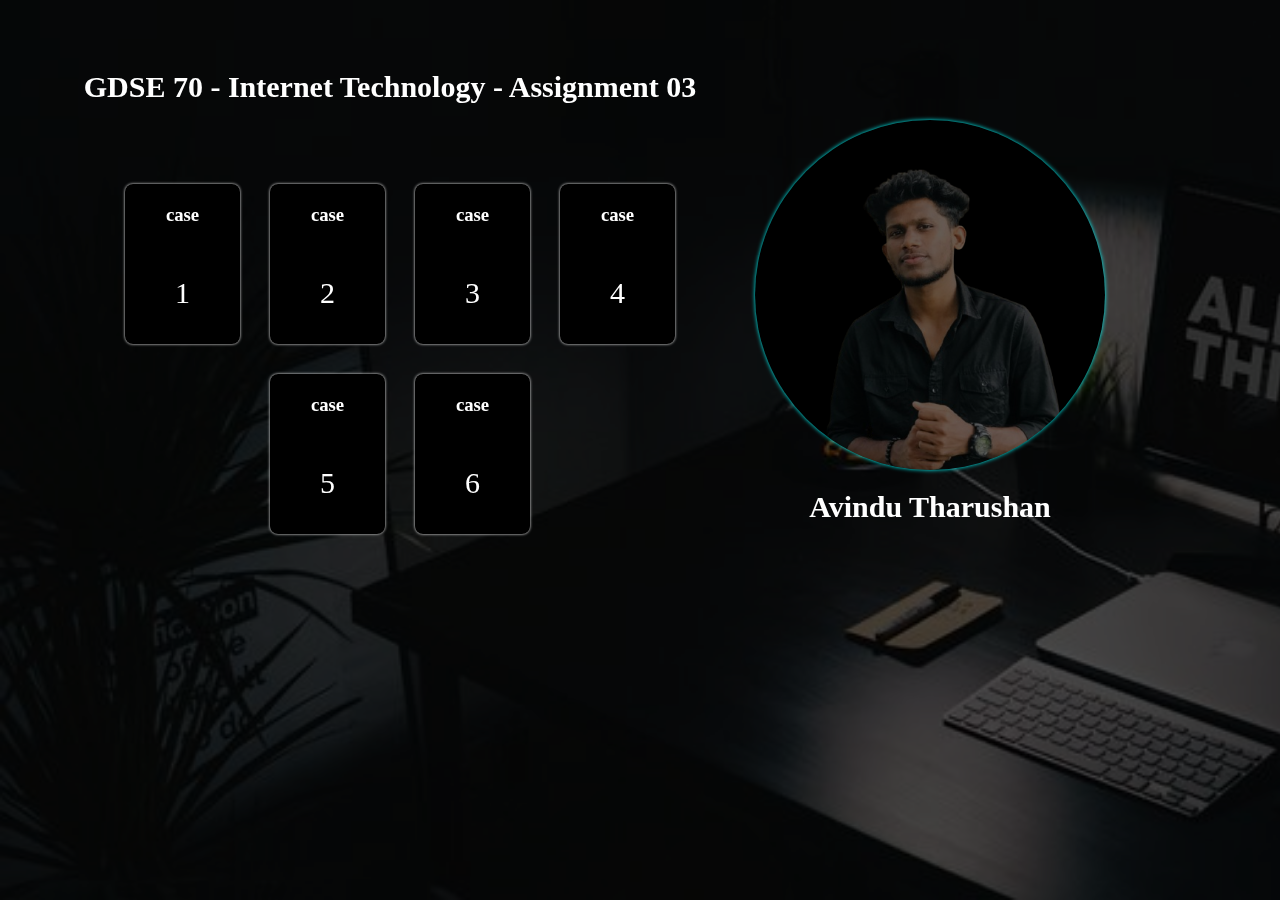
<file: index.html>
<!DOCTYPE html>
<html lang="en">
  <head>
    <meta charset="UTF-8" />
    <meta name="viewport" content="width=device-width, initial-scale=1.0" />
    <title>Avindu Tharushan - Assignment 03</title>
    <link rel="stylesheet" href="/assest/css/index-stylesheet.css" />
  </head>
  <body>
    <div class="back"></div>
    <div class="imagediv">
      <div class="img">
        <img src="/assest/images/index/IMG_0321-removebg-preview.png" alt="" />
      </div>
      <h2>Avindu Tharushan</h2>
    </div>
    <div class="container">
      <h2 class="heading">GDSE 70 - Internet Technology - Assignment 03</h2>
      <div class="cases">
        <a href="/cases/case-1.html" target="_blank">
          <div class="cart">
            <h3>case</h3>
            <p>1</p>
          </div>
        </a>
        <a href="/cases/case-2.html" target="_blank">
          <div class="cart">
            <h3>case</h3>
            <p>2</p>
          </div>
        </a>
        <a href="/cases/case-3.html" target="_blank">
          <div class="cart">
            <h3>case</h3>
            <p>3</p>
          </div>
        </a>
        <a href="/cases/case-4.html" target="_blank">
          <div class="cart">
            <h3>case</h3>
            <p>4</p>
          </div>
        </a>
        <a href="/cases/case-5.html" target="_blank">
          <div class="cart">
            <h3>case</h3>
            <p>5</p>
          </div>
        </a>
        <a href="/cases/case-6.html" target="_blank">
          <div class="cart">
            <h3>case</h3>
            <p>6</p>
          </div>
        </a>
      </div>
    </div>
  </body>
</html>
</file>
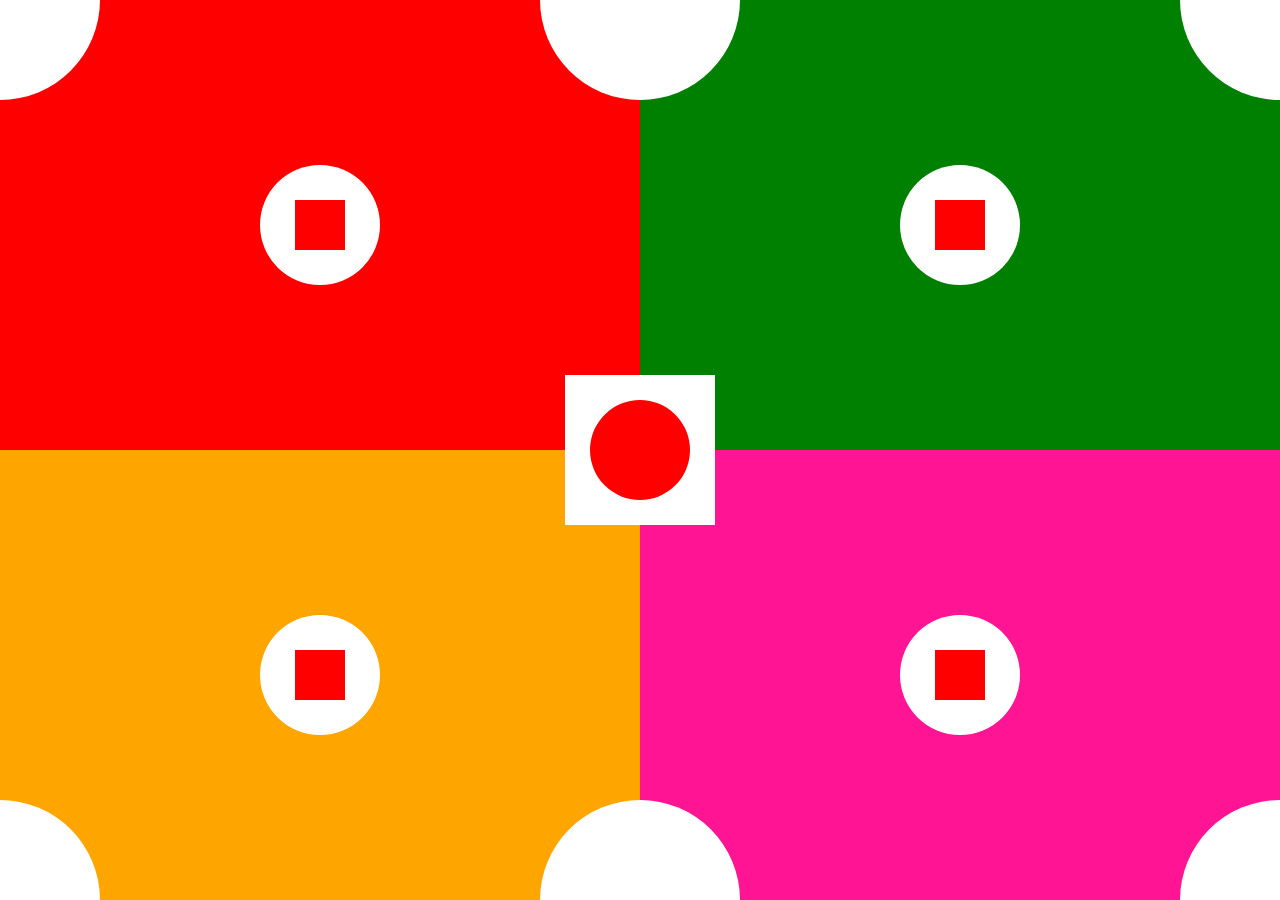
<file: cases/case-1.html>
<!DOCTYPE html>
<html lang="en">
  <head>
    <meta charset="UTF-8" />
    <meta name="viewport" content="width=device-width, initial-scale=1.0" />
    <title>Assignment 03 - Case 1</title>
    <link rel="stylesheet" href="/assest/css/case-1.css" />
  </head>
  <body>
    <section>
      <div>
        <section></section>
      </div>
      <div></div>
      <div></div>
    </section>
    <section>
      <div><section></section></div>
      <div></div>
      <div></div>
    </section>
    <section>
      <div><section></section></div>
      <div></div>
      <div></div>
    </section>
    <section>
      <div><section></section></div>
      <div></div>
      <div></div>
    </section>
    <section>
      <div></div>
    </section>
  </body>
</html>
</file>
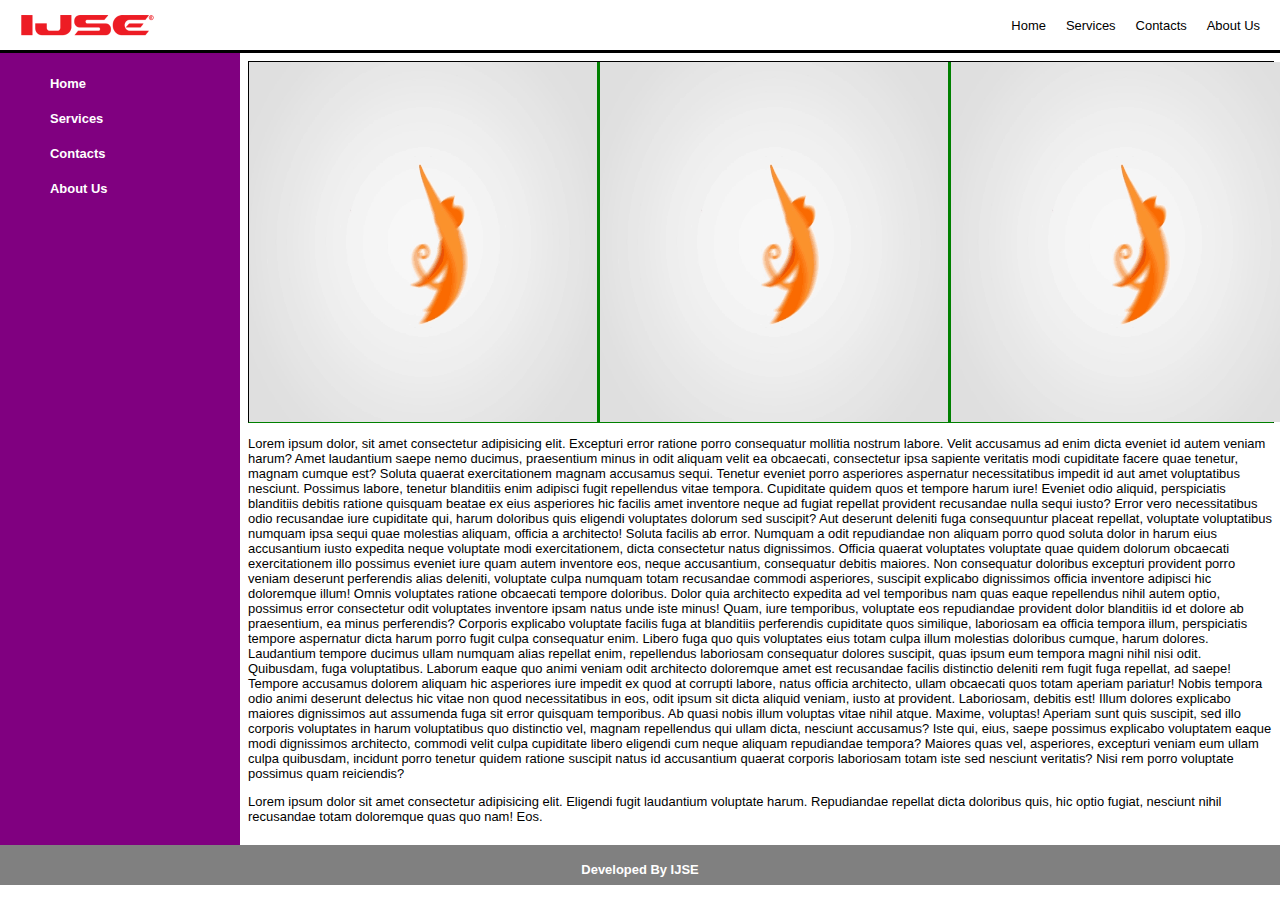
<file: cases/case-2.html>
<!DOCTYPE html>
<html lang="en">
  <head>
    <meta charset="UTF-8" />
    <meta name="viewport" content="width=device-width, initial-scale=1.0" />
    <title>Assignment 03 - Case 2</title>
    <link rel="stylesheet" href="/assest/css/case-2.css" />
  </head>
  <body>
    <header>
      <img src="/assest/images/case2/ijse.png" alt="ijse" />
      <nav>
        <ul>
          <li>Home</li>
          <li>Services</li>
          <li>Contacts</li>
          <li>About Us</li>
        </ul>
      </nav>
    </header>
    <main>
      <section class="navbar">
        <nav>
          <ul>
            <li>Home</li>
            <li>Services</li>
            <li>Contacts</li>
            <li>About Us</li>
          </ul>
        </nav>
      </section>
      <section class="container">
        <section class="media">
          <img src="/assest/images/case2/loading.gif" alt="gif" />
          <img src="/assest/images/case2/loading.gif" alt="gif" />
          <img src="/assest/images/case2/loading.gif" alt="gif" />
        </section>
        <p>
          Lorem ipsum dolor, sit amet consectetur adipisicing elit. Excepturi
          error ratione porro consequatur mollitia nostrum labore. Velit
          accusamus ad enim dicta eveniet id autem veniam harum? Amet laudantium
          saepe nemo ducimus, praesentium minus in odit aliquam velit ea
          obcaecati, consectetur ipsa sapiente veritatis modi cupiditate facere
          quae tenetur, magnam cumque est? Soluta quaerat exercitationem magnam
          accusamus sequi. Tenetur eveniet porro asperiores aspernatur
          necessitatibus impedit id aut amet voluptatibus nesciunt. Possimus
          labore, tenetur blanditiis enim adipisci fugit repellendus vitae
          tempora. Cupiditate quidem quos et tempore harum iure! Eveniet odio
          aliquid, perspiciatis blanditiis debitis ratione quisquam beatae ex
          eius asperiores hic facilis amet inventore neque ad fugiat repellat
          provident recusandae nulla sequi iusto? Error vero necessitatibus odio
          recusandae iure cupiditate qui, harum doloribus quis eligendi
          voluptates dolorum sed suscipit? Aut deserunt deleniti fuga
          consequuntur placeat repellat, voluptate voluptatibus numquam ipsa
          sequi quae molestias aliquam, officia a architecto! Soluta facilis ab
          error. Numquam a odit repudiandae non aliquam porro quod soluta dolor
          in harum eius accusantium iusto expedita neque voluptate modi
          exercitationem, dicta consectetur natus dignissimos. Officia quaerat
          voluptates voluptate quae quidem dolorum obcaecati exercitationem illo
          possimus eveniet iure quam autem inventore eos, neque accusantium,
          consequatur debitis maiores. Non consequatur doloribus excepturi
          provident porro veniam deserunt perferendis alias deleniti, voluptate
          culpa numquam totam recusandae commodi asperiores, suscipit explicabo
          dignissimos officia inventore adipisci hic doloremque illum! Omnis
          voluptates ratione obcaecati tempore doloribus. Dolor quia architecto
          expedita ad vel temporibus nam quas eaque repellendus nihil autem
          optio, possimus error consectetur odit voluptates inventore ipsam
          natus unde iste minus! Quam, iure temporibus, voluptate eos
          repudiandae provident dolor blanditiis id et dolore ab praesentium, ea
          minus perferendis? Corporis explicabo voluptate facilis fuga at
          blanditiis perferendis cupiditate quos similique, laboriosam ea
          officia tempora illum, perspiciatis tempore aspernatur dicta harum
          porro fugit culpa consequatur enim. Libero fuga quo quis voluptates
          eius totam culpa illum molestias doloribus cumque, harum dolores.
          Laudantium tempore ducimus ullam numquam alias repellat enim,
          repellendus laboriosam consequatur dolores suscipit, quas ipsum eum
          tempora magni nihil nisi odit. Quibusdam, fuga voluptatibus. Laborum
          eaque quo animi veniam odit architecto doloremque amet est recusandae
          facilis distinctio deleniti rem fugit fuga repellat, ad saepe! Tempore
          accusamus dolorem aliquam hic asperiores iure impedit ex quod at
          corrupti labore, natus officia architecto, ullam obcaecati quos totam
          aperiam pariatur! Nobis tempora odio animi deserunt delectus hic vitae
          non quod necessitatibus in eos, odit ipsum sit dicta aliquid veniam,
          iusto at provident. Laboriosam, debitis est! Illum dolores explicabo
          maiores dignissimos aut assumenda fuga sit error quisquam temporibus.
          Ab quasi nobis illum voluptas vitae nihil atque. Maxime, voluptas!
          Aperiam sunt quis suscipit, sed illo corporis voluptates in harum
          voluptatibus quo distinctio vel, magnam repellendus qui ullam dicta,
          nesciunt accusamus? Iste qui, eius, saepe possimus explicabo
          voluptatem eaque modi dignissimos architecto, commodi velit culpa
          cupiditate libero eligendi cum neque aliquam repudiandae tempora?
          Maiores quas vel, asperiores, excepturi veniam eum ullam culpa
          quibusdam, incidunt porro tenetur quidem ratione suscipit natus id
          accusantium quaerat corporis laboriosam totam iste sed nesciunt
          veritatis? Nisi rem porro voluptate possimus quam reiciendis?
        </p>
        <p>
          Lorem ipsum dolor sit amet consectetur adipisicing elit. Eligendi
          fugit laudantium voluptate harum. Repudiandae repellat dicta doloribus
          quis, hic optio fugiat, nesciunt nihil recusandae totam doloremque
          quas quo nam! Eos.
        </p>
      </section>
    </main>
    <footer>
      <h4>Developed By IJSE</h4>
    </footer>
  </body>
</html>
</file>
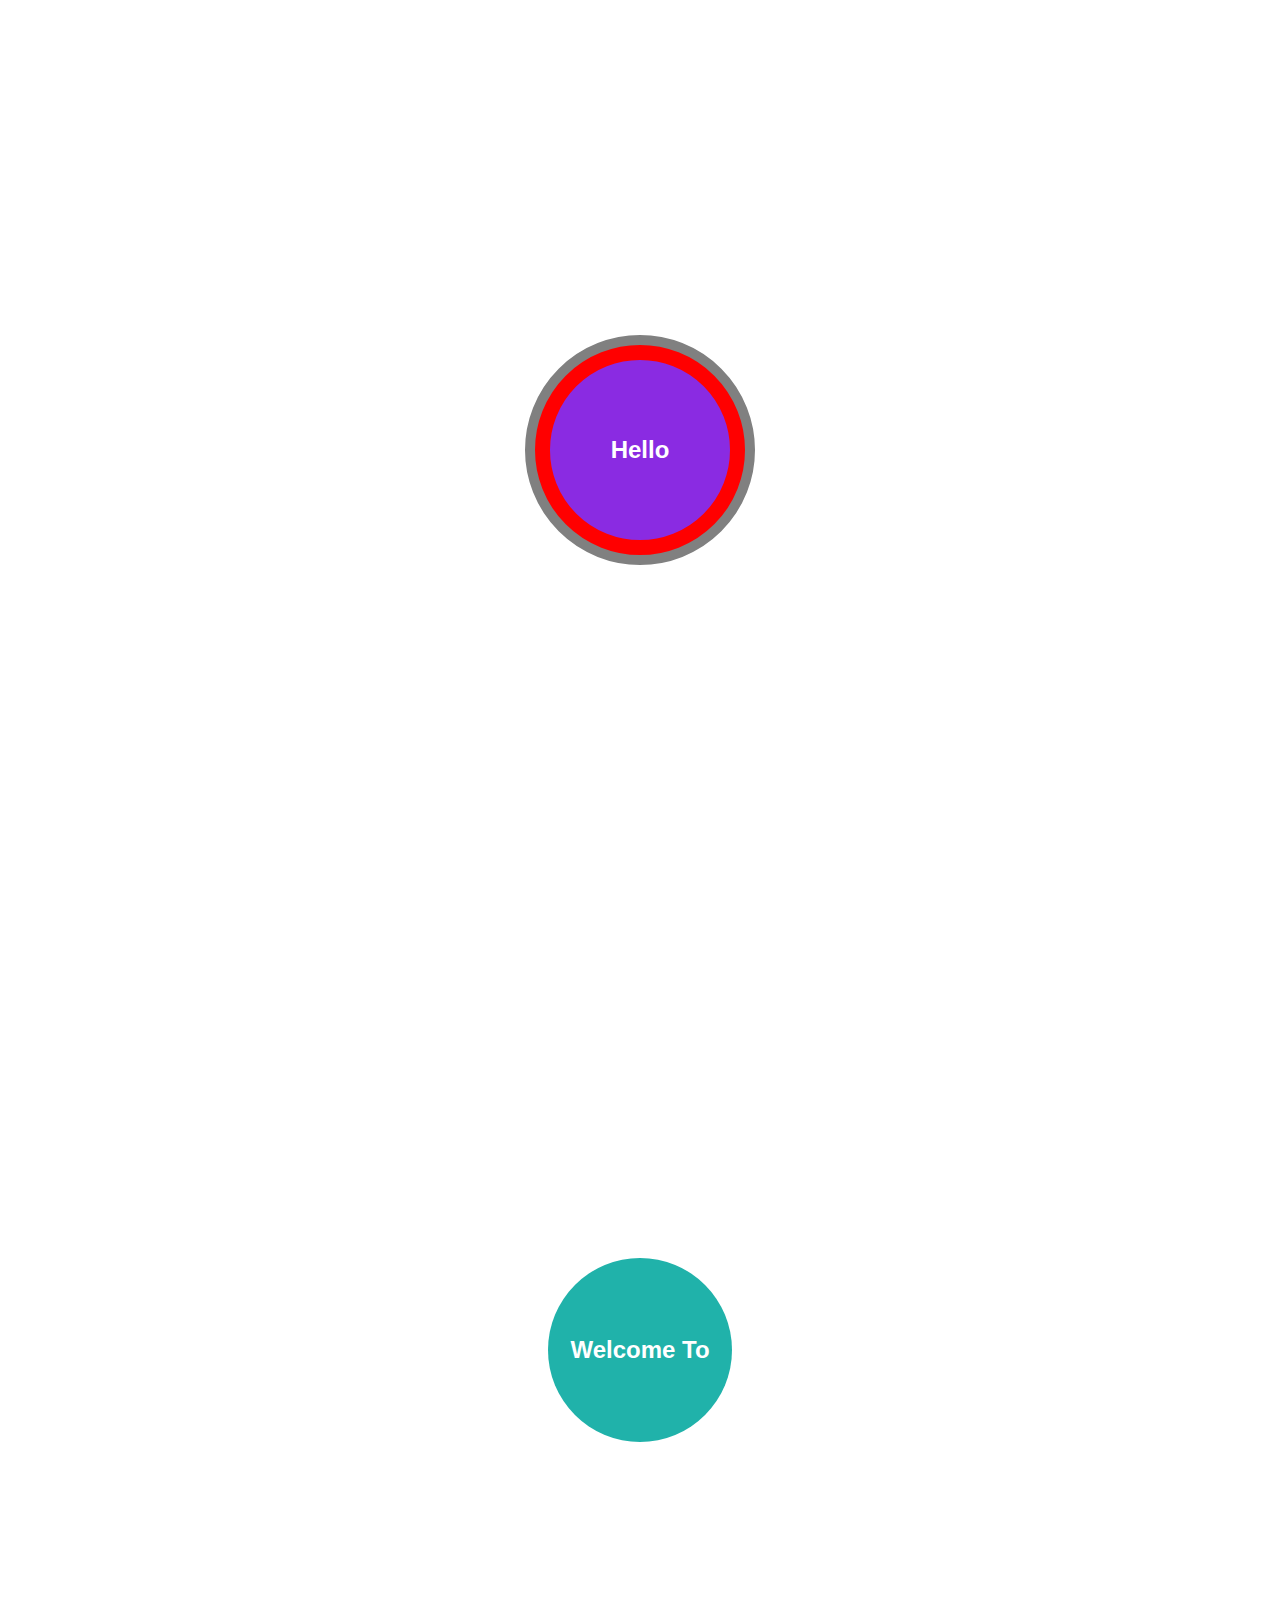
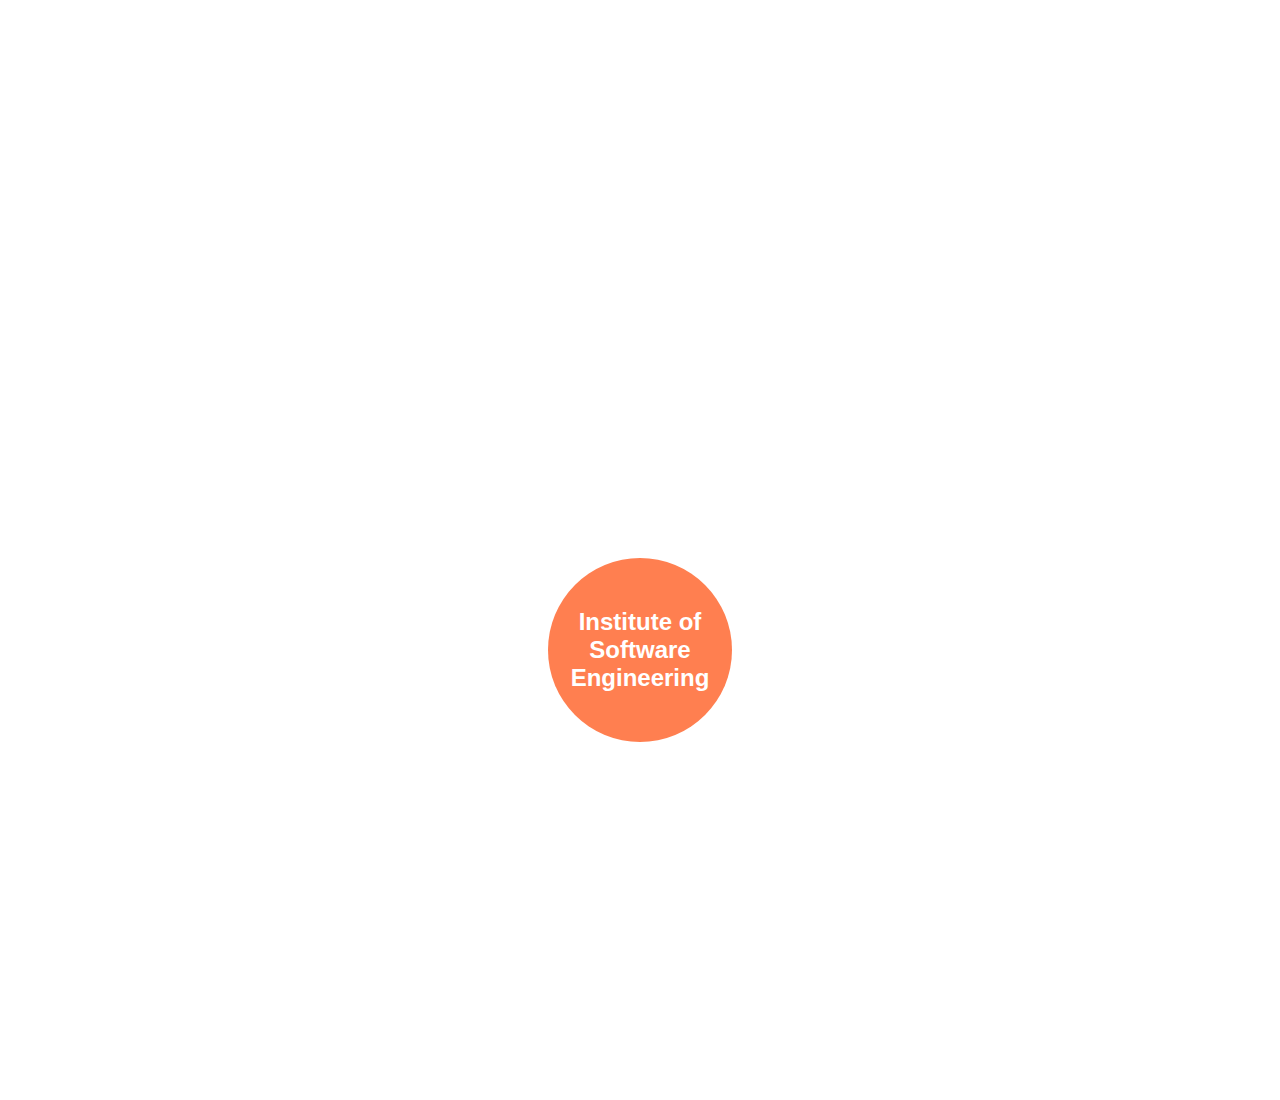
<file: cases/case-3.html>
<!DOCTYPE html>
<html lang="en">
  <head>
    <meta charset="UTF-8" />
    <meta name="viewport" content="width=device-width, initial-scale=1.0" />
    <title>Assignment 03 - Case 3</title>
    <link rel="stylesheet" href="/assest/css/case-3.css" />
  </head>
  <body>
    <div class="outer">
      <div class="inner"></div>
    </div>
    <section class="page">
      <section id="hello"><h2>Hello</h2></section>
    </section>
    <section class="page">
      <section id="welcome"><h2>Welcome To</h2></section>
    </section>
    <section class="page">
      <section id="ijse"><h2>Institute of Software Engineering</h2></section>
    </section>
  </body>
</html>
</file>
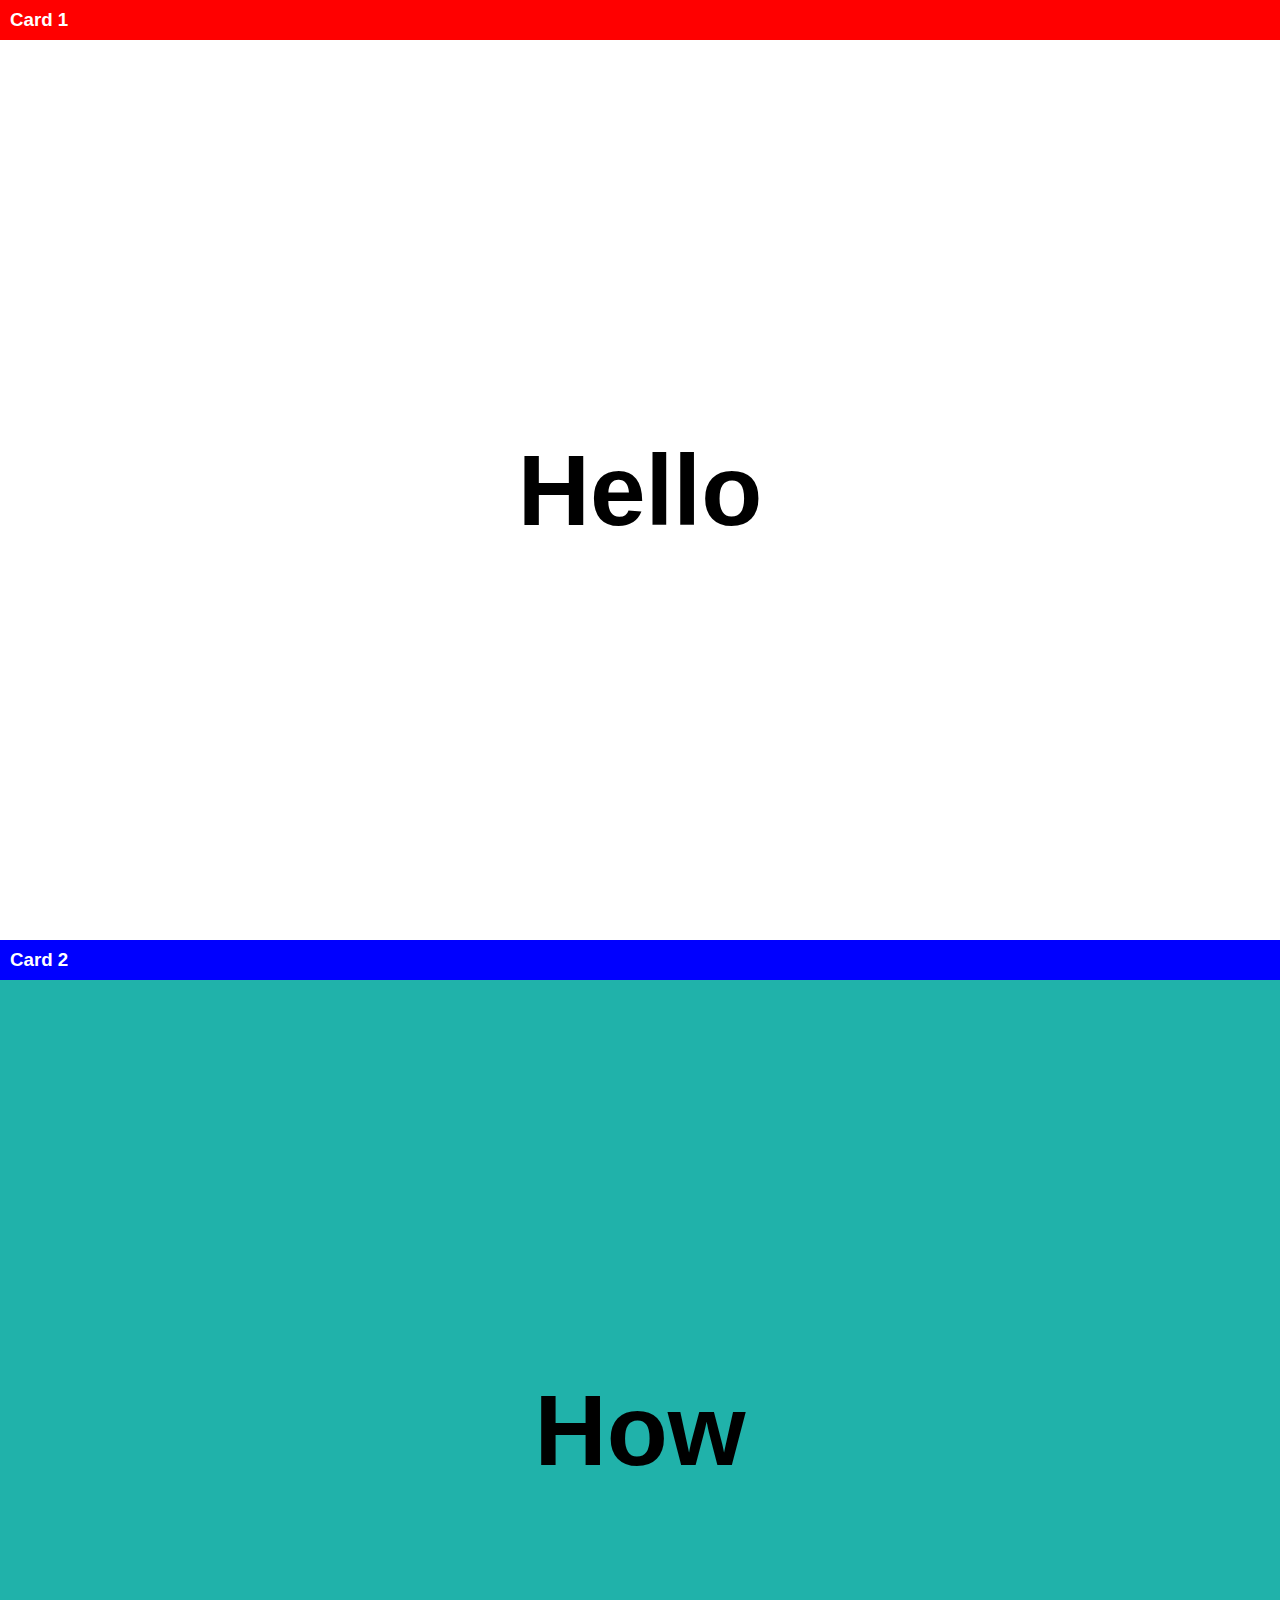
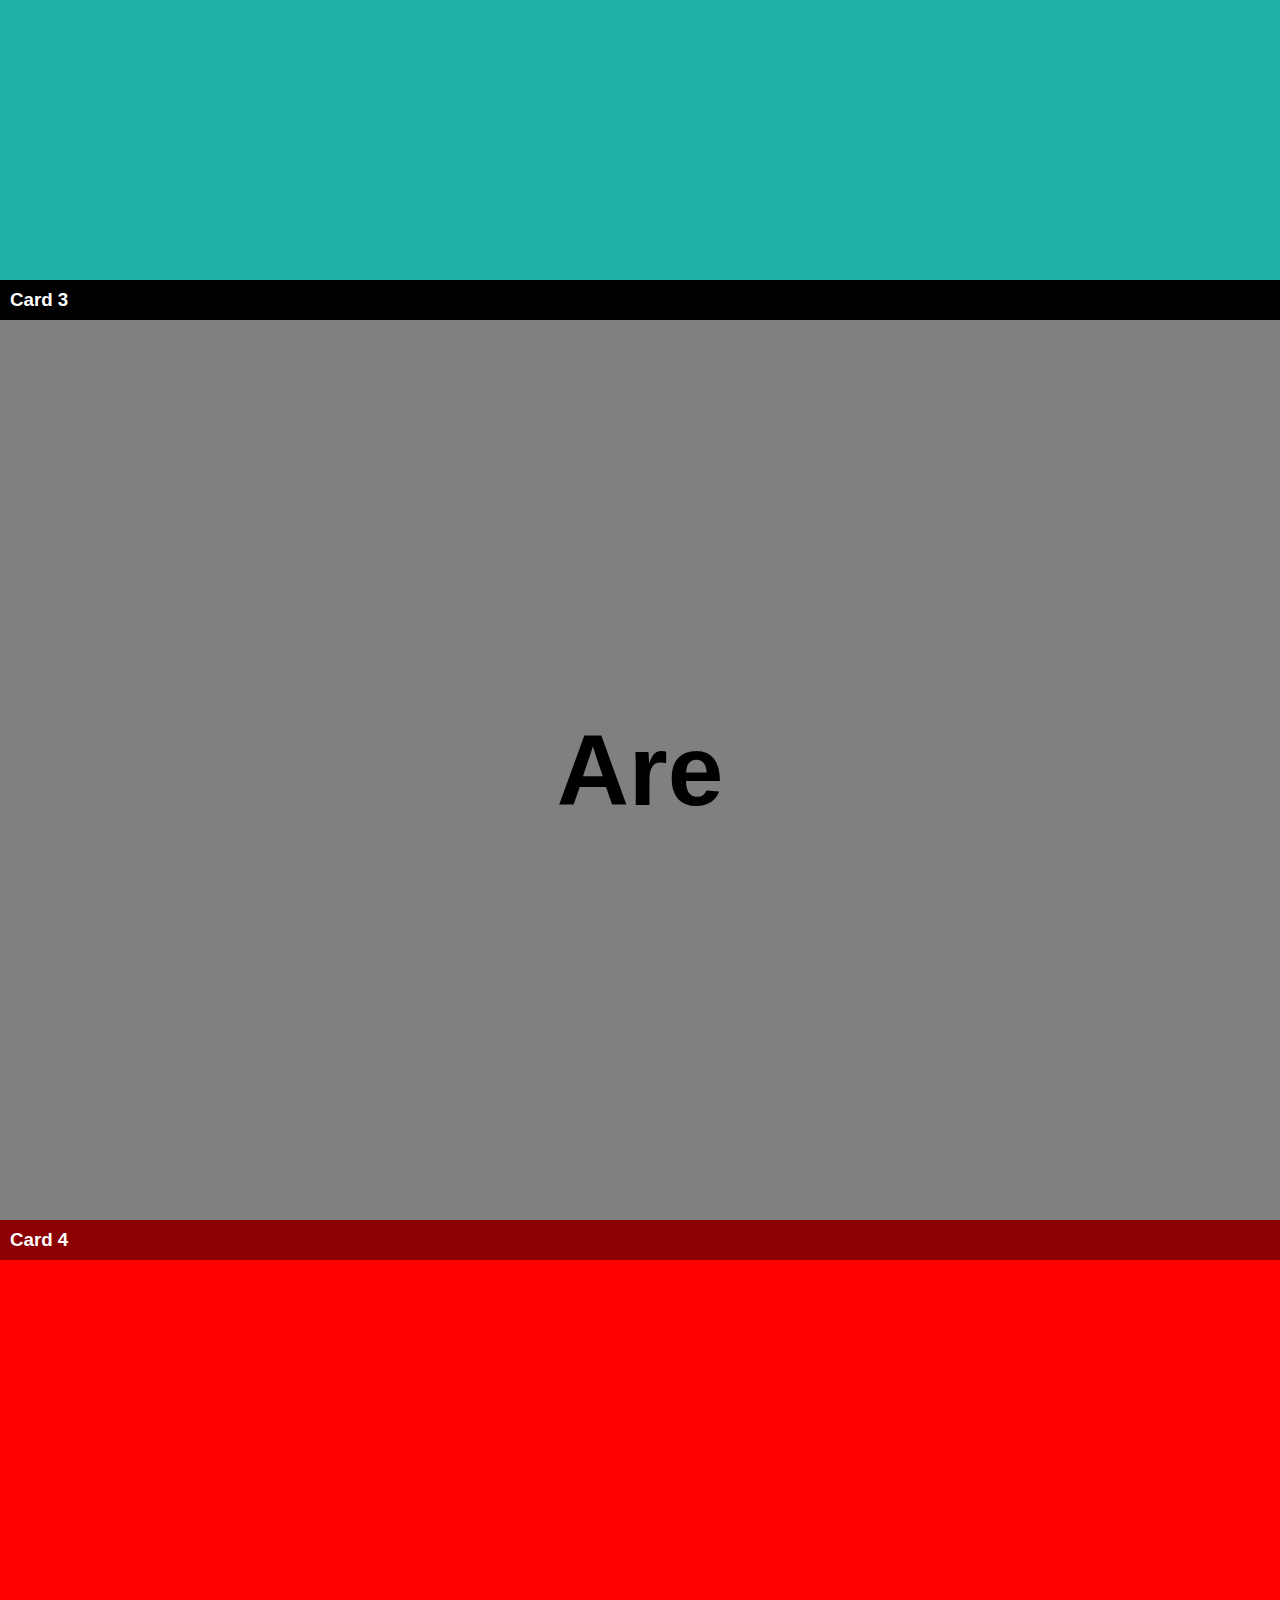
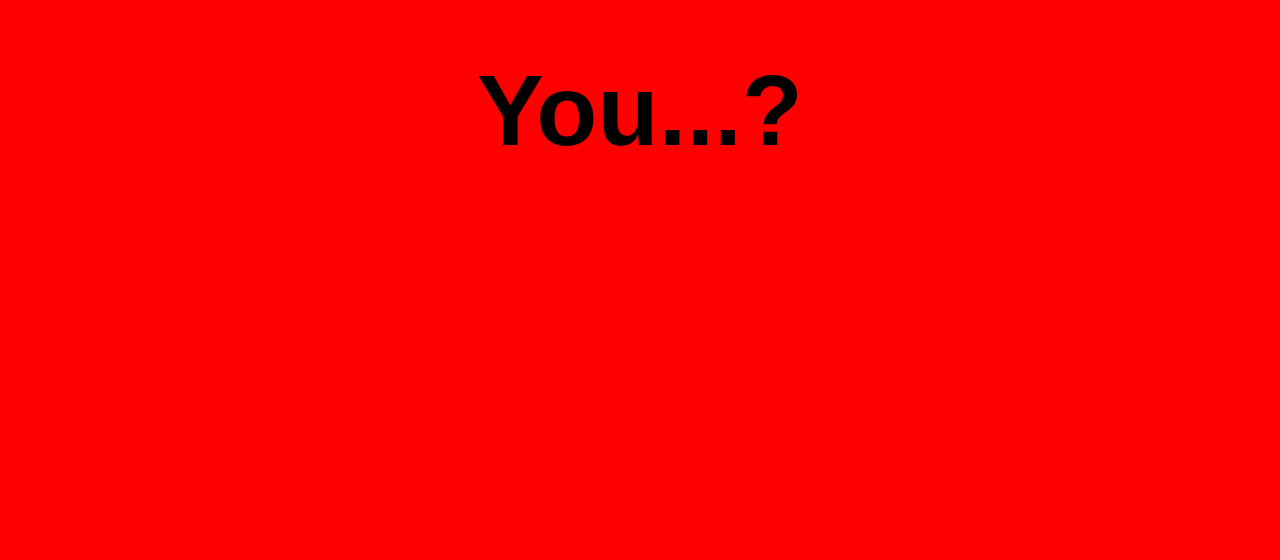
<file: cases/case-4.html>
<!DOCTYPE html>
<html lang="en">
  <head>
    <meta charset="UTF-8" />
    <meta name="viewport" content="width=device-width, initial-scale=1.0" />
    <title>Assignment 03 - Case 4</title>
    <link rel="stylesheet" href="/assest/css/case-4.css" />
  </head>
  <body>
    <section>
      <header><h3>Card 1</h3></header>
      <main><h1>Hello</h1></main>
    </section>
    <section>
      <header><h3>Card 2</h3></header>
      <main><h1>How</h1></main>
    </section>
    <section>
      <header><h3>Card 3</h3></header>
      <main><h1>Are</h1></main>
    </section>
    <section>
      <header><h3>Card 4</h3></header>
      <main><h1>You...?</h1></main>
    </section>
  </body>
</html>
</file>
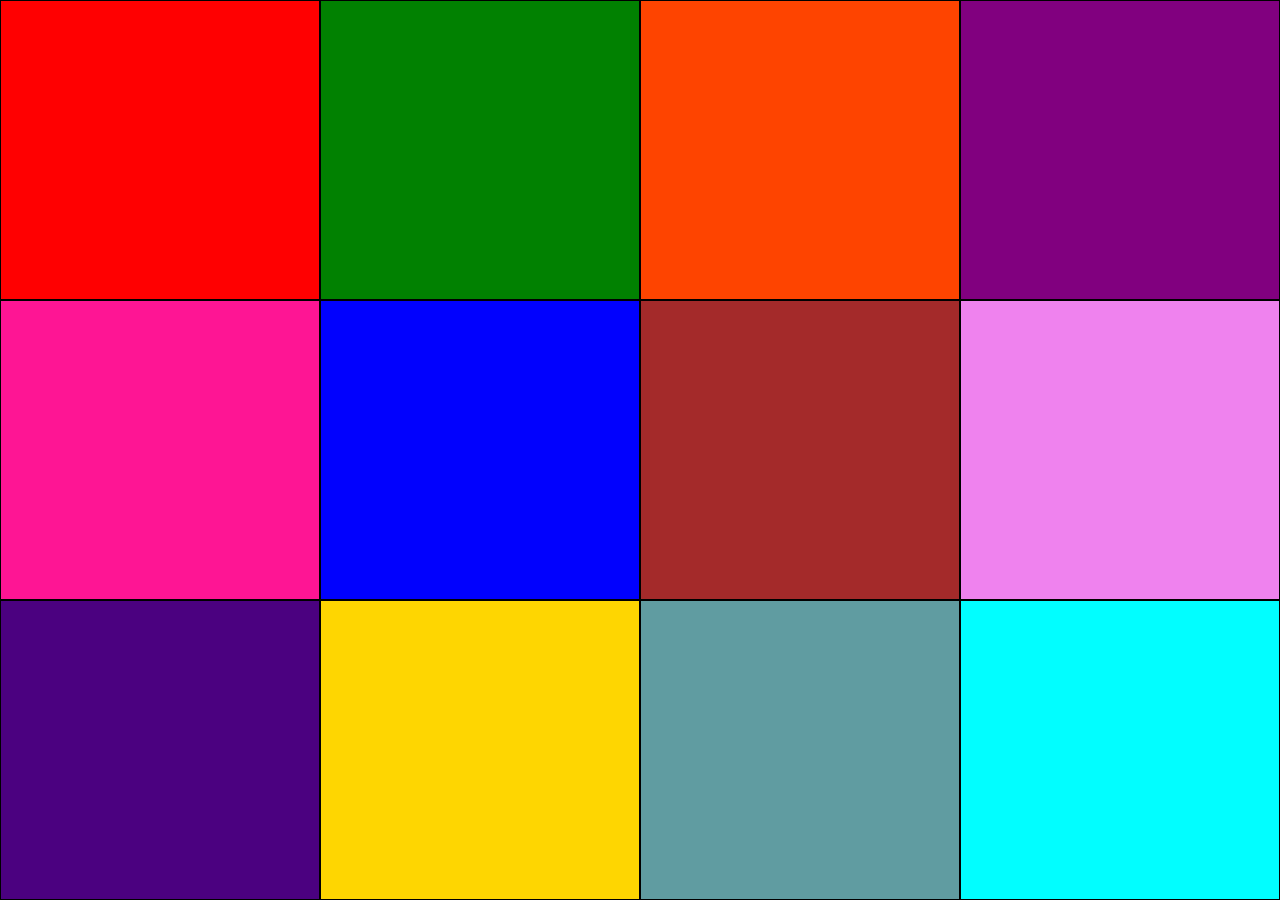
<file: cases/case-5.html>
<!DOCTYPE html>
<html lang="en">
  <head>
    <meta charset="UTF-8" />
    <meta name="viewport" content="width=device-width, initial-scale=1.0" />
    <title>Assignment 03 - Case 5</title>
    <link rel="stylesheet" href="/assest/css/case-5.css" />
  </head>
  <body>
    <div class="container">
      <div class="box box1"></div>
      <div class="box box2"></div>
      <div class="box box3"></div>
      <div class="box box4"></div>
      <div class="box box5"></div>
      <div class="box box6"></div>
      <div class="box box7"></div>
      <div class="box box8"></div>
      <div class="box box9"></div>
      <div class="box box10"></div>
      <div class="box box11"></div>
      <div class="box box12"></div>
    </div>
  </body>
</html>
</file>
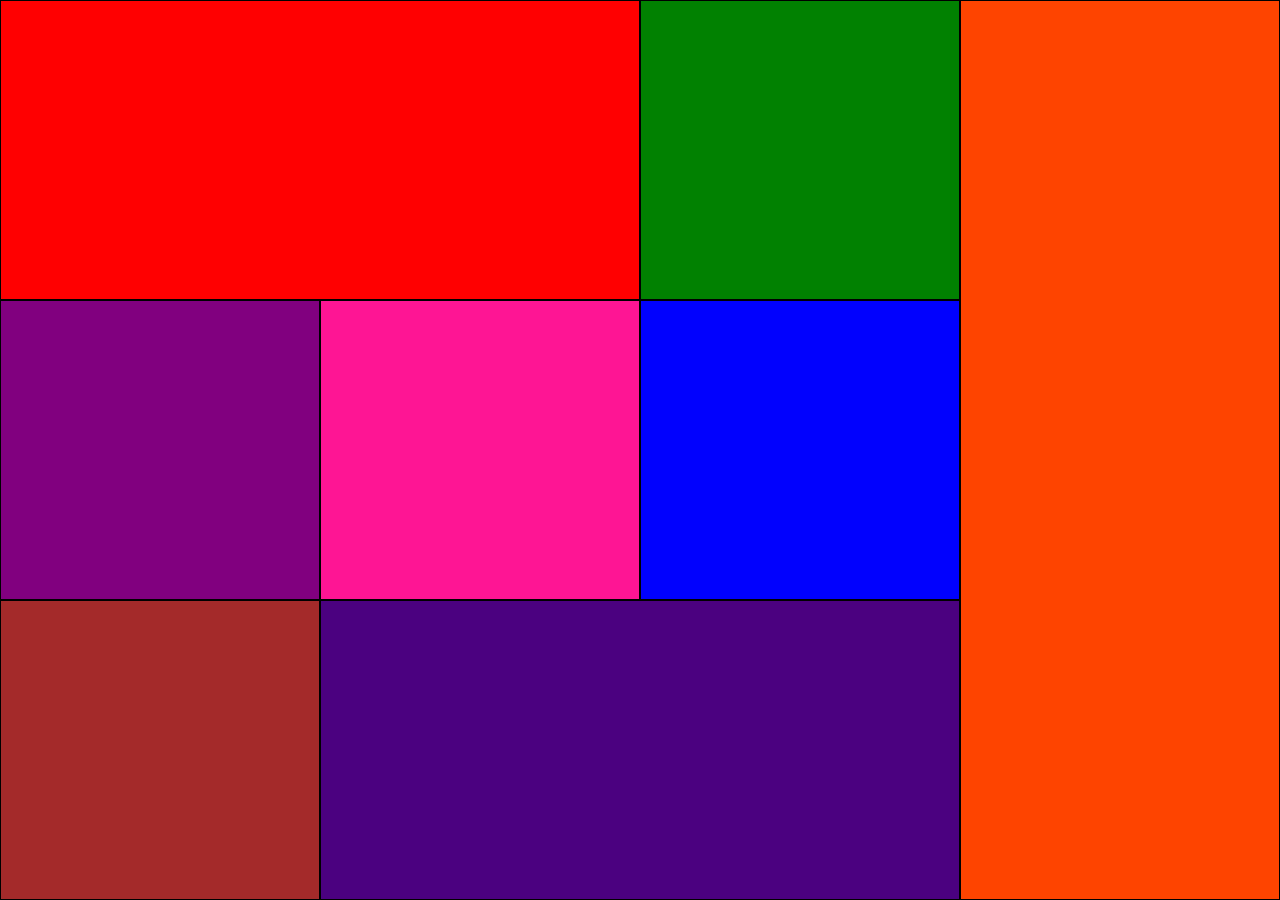
<file: cases/case-6.html>
<!DOCTYPE html>
<html lang="en">
  <head>
    <meta charset="UTF-8" />
    <meta name="viewport" content="width=device-width, initial-scale=1.0" />
    <title>Assignment 03 - Case 6</title>
    <link rel="stylesheet" href="/assest/css/case-6.css" />
  </head>
  <body>
    <div class="container">
      <div class="box box1"></div>
      <div class="box box2"></div>
      <div class="box box3"></div>
      <div class="box box4"></div>
      <div class="box box5"></div>
      <div class="box box6"></div>
      <div class="box box7"></div>
      <div class="box box8"></div>
    </div>
  </body>
</html>
</file>
<file: assest/css/index-stylesheet.css>
body {
  margin: 0;
  background-image: url(/assest/images/index/Benefits\ of\ project\ management\ software.jpeg);
  background-size: cover;
  background-attachment: fixed;
  overflow-x: hidden;
}
.back {
  background-color: rgba(0, 0, 0, 0.7);
  width: 100vw;
  height: 100vh;
  position: fixed;
}
.img {
  background-color: black;
  width: 350px;
  height: 350px;
  box-shadow: 0px 0px 4px cyan;
  border-radius: 100%;
  overflow: hidden;
  & img {
    margin-top: -40px;
    width: 320px;
    opacity: 0.4;
  }
}
h2,
h3 {
  margin: 0;
  margin-bottom: 20px;
  padding: 20px;
  color: white;
}
.container {
  text-align: center;
  position: relative;
  top: 20px;
  left: 50px;
  width: 600px;
}
.cases {
  padding-top: 10px;
  margin-left: 30px;
  width: 50vw;
  height: auto;
  display: flex;
  flex-direction: row;
  justify-content: center;
  align-items: center;
  flex-wrap: wrap;
  gap: 30px;
}
.cart {
  transition: all 0.5s;
  background-color: black;
  box-shadow: 0px 0px 3px white;
  height: 160px;
  width: 115px;
  border-radius: 8px;
}
.cart:hover {
  transform: translateY(-5px);
  box-shadow: 0px 0px 3px cyan;
  p,
  h3 {
    color: cyan;
  }
}
p {
  font-size: 30px;
  color: white;
}
.imagediv {
  position: fixed;
  top: 120px;
  right: 200px;
  width: 300px;
  display: flex;
  flex-direction: column;
  align-items: center;
  & h2 {
    font-size: 30px;
  }
}
a {
  text-decoration: none;
}
.heading {
  font-size: 30px;
  padding-top: 50px;
  padding-bottom: 50px;
  width: 50vw;
  height: auto;
}
</file>
<file: assest/css/case-1.css>
body {
  margin: 0;
  overflow: hidden;
}
body > section {
  position: absolute;
  width: 50vw;
  height: 50vh;
}

body > section:nth-child(1) {
  background-color: red;
  left: 0;
  top: 0;
}

body > section:nth-child(2) {
  background-color: green;
  right: 0;
  top: 0;
}

body > section:nth-child(3) {
  background-color: orange;
  left: 0;
  bottom: 0;
}

body > section:nth-child(4) {
  background-color: deeppink;
  right: 0;
  bottom: 0;
}

section > div:nth-child(1) {
  background-color: white;
  width: 120px;
  height: 120px;
  position: relative;
  top: 50%;
  left: 50%;
  transform: translate(-50%, -50%);
  border-radius: 100%;

  & > section {
    background-color: red;
    width: 50px;
    height: 50px;
    position: relative;
    top: 50%;
    left: 50%;
    transform: translate(-50%, -50%);
  }
}

section > div:nth-child(2) {
  background-color: white;
  width: 100px;
  height: 100px;
}
body > section:nth-child(1) > div:nth-child(2) {
  position: absolute;
  top: 0;
  left: 0;
  border-bottom-right-radius: 100%;
}
body > section:nth-child(2) > div:nth-child(2) {
  position: absolute;
  top: 0;
  right: 0;
  border-bottom-left-radius: 100%;
}
body > section:nth-child(3) > div:nth-child(2) {
  position: absolute;
  bottom: 0;
  left: 0;
  border-top-right-radius: 100%;
}
body > section:nth-child(4) > div:nth-child(2) {
  position: absolute;
  bottom: 0;
  right: 0;
  border-top-left-radius: 100%;
}

section > div:nth-child(3) {
  background-color: white;
  width: 100px;
  height: 100px;
  position: absolute;
}
body > section:nth-child(1) > div:nth-child(3) {
  top: 0;
  right: 0;
  border-bottom-left-radius: 100%;
}
body > section:nth-child(2) > div:nth-child(3) {
  top: 0;
  left: 0;
  border-bottom-right-radius: 100%;
}
body > section:nth-child(3) > div:nth-child(3) {
  bottom: 0;
  right: 0;
  border-top-left-radius: 100%;
}
body > section:nth-child(4) > div:nth-child(3) {
  bottom: 0;
  left: 0;
  border-top-right-radius: 100%;
}
body > section:nth-child(5) {
  background-color: white;
  width: 150px;
  height: 150px;
  position: absolute;
  top: 50%;
  left: 50%;
  transform: translate(-50%, -50%);
}
body > section:nth-child(5) > div {
  position: relative;
  top: 50%;
  left: 50%;
  transform: translate(-50%, -50%);
  background-color: red;
  width: 100px;
  height: 100px;
}
</file>
<file: assest/css/case-2.css>
body {
  margin: 0;
  overflow-x: hidden;
  height: auto;
}
* {
  font-size: 0.9rem;
  font-family: Arial, Helvetica, sans-serif;
}
header {
  background-color: white;
  width: 100vw;
  height: 50px;
  display: flex;
  justify-content: space-between;
  align-items: center;
  border-bottom: 3px solid black;
  & > nav {
    margin-right: 20px;
  }
  & img {
    margin-left: 20px;
  }
}

header ul {
  list-style: none;
  display: flex;
  gap: 20px;
}
main {
  display: flex;
  height: auto;
}
.navbar {
  width: 20%;
  background-color: purple;
  height: auto;
  & ul {
    list-style: none;
  }

  & li {
    color: white;
    font-weight: 600;
    padding: 10px;
  }
}
.container {
  background-color: white;
  width: 80vw;
  height: fit-content;
  padding: 8px;
}
.media {
  width: 80vw;
  height: 40vh;
  border: 1px solid black;
  border-bottom-color: green;
  background-color: green;
  display: flex;
  column-gap: 3px;
}

.media img {
  width: 34%;
  height: 100%;
}
footer {
  margin: 0;
  background-color: gray;
  width: 100vw;
  height: 40px;
  text-align: center;
  align-content: center;
  color: white;
}
</file>
<file: assest/css/case-3.css>
body {
  margin: 0;
  overflow-x: hidden;
}
.outer {
  width: 200px;
  height: 200px;
  border: 15px solid gray;
  position: fixed;
  top: 50%;
  left: 50%;
  transform: translate(-50%, -50%);
  border-radius: 100%;
  z-index: 1;
}
.inner {
  width: 180px;
  height: 180px;
  border: 15px solid red;
  position: relative;
  top: 50%;
  left: 50%;
  transform: translate(-50%, -50%);
  border-radius: 100%;
}

.page {
  margin: 0;
  width: 100%;
  height: 100vh;
}
#hello,
#welcome,
#ijse {
  margin: 0;
  width: 184px;
  height: 184px;
  border-radius: 100%;
  position: relative;
  top: 50%;
  left: 50%;
  transform: translate(-50%, -50%);
  align-content: center;
}
#hello {
  background-color: blueviolet;
}

#welcome {
  background-color: lightseagreen;
}

#ijse {
  background-color: coral;
}
h2 {
  font-family: "Segoe UI", Tahoma, Geneva, Verdana, sans-serif;
  color: white;
  text-align: center;
}
</file>
<file: assest/css/case-4.css>
body {
  overflow-x: hidden;
  margin: 0;
  font-family: "Segoe UI", Tahoma, Geneva, Verdana, sans-serif;
}
h3 {
  margin: 0;
  margin-left: 10px;
  color: white;
}
h1 {
  font-size: 100px;
  text-align: center;
}

body > section header {
  align-content: center;
  position: sticky;
  top: 0;
  left: 0;
  width: 100vw;
  height: 40px;
}
body > section:nth-child(1) header {
  background-color: red;
}
body > section:nth-child(2) header {
  background-color: blue;
}
body > section:nth-child(3) header {
  background-color: black;
}
body > section:nth-child(4) header {
  background-color: darkred;
}

body > section main {
  align-content: center;
  width: 100vw;
  height: 100vh;
}
body > section:nth-child(2) main {
  background-color: lightseagreen;
}
body > section:nth-child(3) main {
  background-color: gray;
}
body > section:nth-child(4) main {
  background-color: red;
}
</file>
<file: assest/css/case-5.css>
body {
  margin: 0;
}
.container {
  display: grid;
  grid-template-columns: repeat(4, 1fr);
  height: 100vh;
  width: 100vw;
}
.box {
  border: 1px solid black;
}
.box1 {
  background-color: #ff0001;
}

.box2 {
  background-color: #018101;
}

.box3 {
  background-color: #fe4400;
}

.box4 {
  background-color: #81007f;
}

.box5 {
  background-color: #fe1594;
}

.box6 {
  background-color: #0101fe;
}

.box7 {
  background-color: #a42a2a;
}

.box8 {
  background-color: #ef82ee;
}

.box9 {
  background-color: #4b0180;
}

.box10 {
  background-color: #fed601;
}

.box11 {
  background-color: #609ca1;
}

.box12 {
  background-color: #01feff;
}
</file>
<file: assest/css/case-6.css>
body {
  margin: 0;
}
.container {
  display: grid;
  grid-template-columns: repeat(4, 1fr);
  height: 100vh;
  width: 100vw;
}
.box {
  border: 1px solid black;
}
.box1 {
  grid-column: 1/3;
  background-color: #ff0001;
}

.box2 {
  background-color: #018101;
}

.box3 {
  grid-column: 4/5;
  grid-row: 1/4;
  background-color: #fe4400;
}

.box4 {
  background-color: #81007f;
}

.box5 {
  background-color: #fe1594;
}

.box6 {
  background-color: #0101fe;
}

.box7 {
  background-color: #a42a2a;
}

.box8 {
  grid-column: 2/4;
  background-color: #4b0180;
}
</file>
